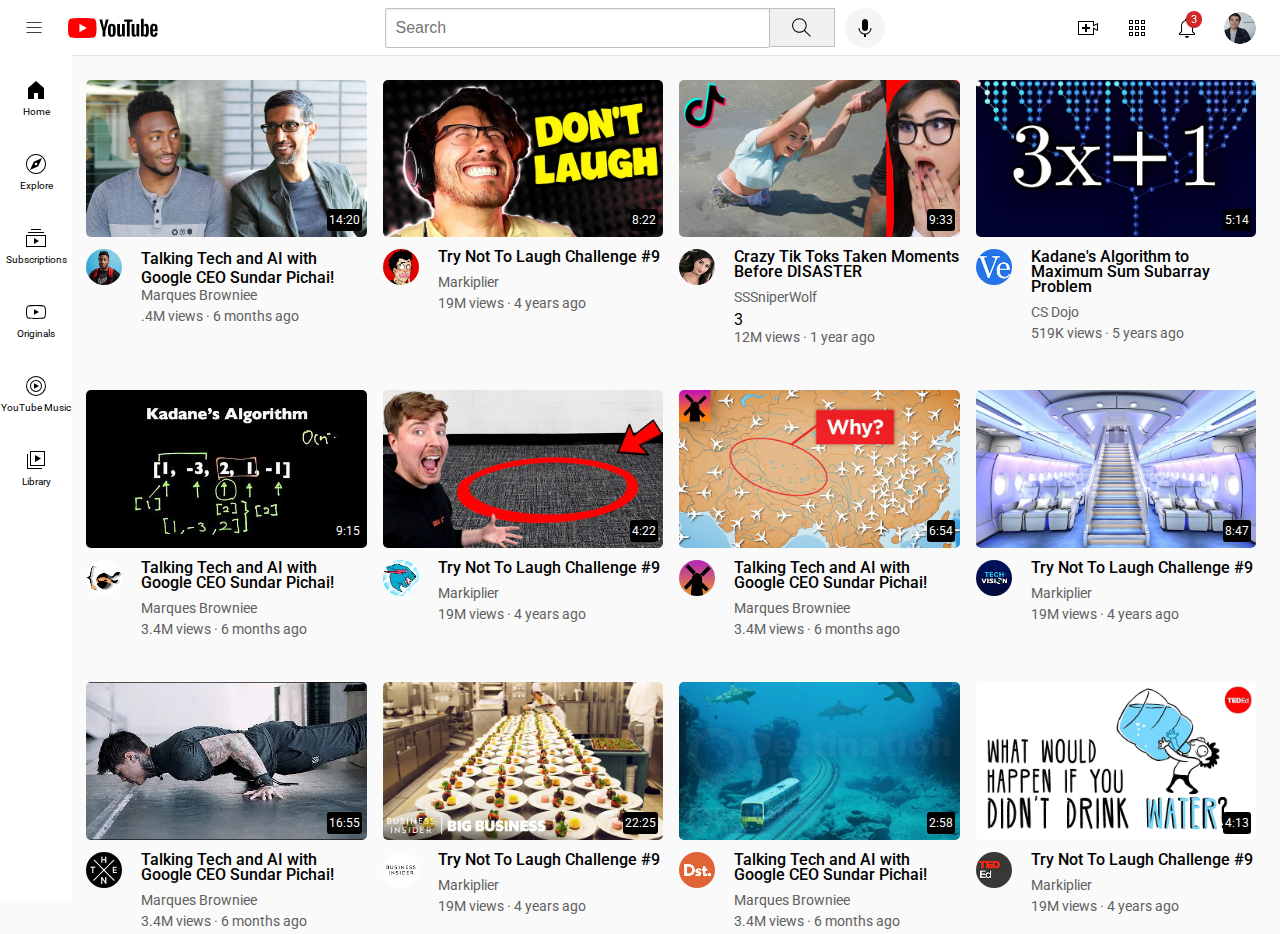
<file: index.html>
<!DOCTYPE html>
<html>
    <head>
        <title>Youtube</title>
        <link rel="preconnect" href="https://fonts.googleapis.com">
<link rel="preconnect" href="https://fonts.gstatic.com" crossorigin>
<link href="https://fonts.googleapis.com/css2?family=Roboto:ital,wght@0,100..900;1,100..900&display=swap" rel="stylesheet">
 
<link rel="stylesheet" href="Styles/header.css">
  <link rel="stylesheet" href="Styles/general.css">
   <link rel="stylesheet" href="Styles/video.css">
  <link rel="stylesheet" href="Styles/sidebar.css">

    </head>
    <body>
        <header class="header">

<div class="left-section"> 
    <img class="hamburger-menu" src="icons/hamburger-menu.svg">
    <img class="youtube-logo" src="icons/youtube-logo.svg">  
</div>

<div class="middle-section">
    <input class="search-bar" type="text" placeholder="Search">

        <!-- put position absolute inside position relative-->

    <button class="search-button">
        <img  class="search-icon" src="icons/search.svg">
        <div class="tooltip">
            Search
        </div>
    </button>
    <button class="voice-search-button">
        <img class="voice-search-icon" src="icons/voice-search-icon.svg">
    <div class="tooltip">
            Search with your voice
        </div>
    </button>
</div>


<div class="right-section">
    <div class="upload-icon-container"> <img class="upload-icon" src="icons/upload.svg">
         <div class="tooltip">
          Create
        </div>
    </div>
   
    <div class="youtube-apps-icon-container">
<img class="youtube-apps-icon" src="icons/youtube-apps.svg">
     <div class="tooltip">
          YouTube Apps
        </div>
    </div>
    
   <div class="notifications-icon-container"> 
    <img class="notifications-icon" src="icons/notifications.svg">
     <div class="tooltip">
         Notifications
        </div>
   <div class="notifications-icon-count">3
   </div>
</div> 
   
    <img class="current-user-picture" src="channels-pics/my-channel.jpeg">

</div>
        
        </header>
        
    <nav class="sidebar">
        <div class="sidebar-link">
            <img src="icons/home.svg">
            <div>Home</div>
        </div>
        <div class="sidebar-link">
             <img src="icons/explore.svg">
        <div>Explore</div>
        </div>
        <div class="sidebar-link">
             <img src="icons/subscriptions.svg">
        <div>Subscriptions</div>
        </div>
        <div class="sidebar-link">
            <img src="icons/originals.svg">
        <div>Originals</div>
        </div>
        <div class="sidebar-link"> 
            <img src="icons/youtube-music.svg">
        <div>YouTube Music</div>
        </div>
        <div class="sidebar-link">
             <img src="icons/library.svg">
        <div>Library</div>
        </div>

    </nav>

    <main>

        <section class="video-grid"> 

    <div class="video-preview">
           <a href="https://www.youtube.com/watch?v=n2RNcPRtAiY"> 
            <div class="thumbnail-row"> 
                <img class="thumbnail" src="thumbnails/thumbnail-1.webp">
           <div class="video-time">14:20</div>
            </div>

           </a> 
            <div class="video-info-grid">
               <a href="https://www.youtube.com/@mkbhd"> <div class="channel-picture"> 
                <img class="profile-picture" src="channels-pics/channel-1.jpeg">
            </div>
         </a> 
<div class="video-info"> 
                     <a href="https://www.youtube.com/watch?v=n2RNcPRtAiY" class="video-title">Talking Tech and AI with Google CEO Sundar Pichai!
                     </a>
       <a href="https://www.youtube.com/@mkbhd" class="video-author">
          <p class="video-author"> Marques Browniee</p> 
       </a>
        <p class="video-stats"> .4M views &#183; 6 months ago

        </p>
     </div>         
     </div>
     </div>
           

      <div class="video-preview">
            <div class="thumbnail-row"> <img class="thumbnail" src="thumbnails/thumbnail-2.webp">
                   <div class="video-time">8:22</div>
            </div>
            <div class="video-info-grid">
                <div class="channel-picture"> 
                <img class="profile-picture" src="channels-pics/channel-2.jpeg"></div>
                <div class="video-info"> 
                     <p class="video-title">Try Not To Laugh Challenge #9
                </p>
        <p class="video-author">
            Markiplier
        </p>
        <p class="video-stats"> 19M views &#183; 4 years ago

        </p>
     </div>         
     </div>
     </div>

             
        <div class="video-preview">
            <div class="thumbnail-row"> 
                <img class="thumbnail" src="thumbnails/thumbnail-3.webp">
            <div class="video-time">9:33</div></div>
            <div class="video-info-grid">
                <div class="channel-picture"> 
                <img class="profile-picture" src="channels-pics/channel-3.jpeg">
            </div>
<div class="video-info"> 
                     <p class="video-title">
Crazy Tik Toks Taken Moments Before DISASTER
                </p>
        <p class="video-author">    
SSSniperWolf

        </p>3
        <p class="video-stats">
12M views  &#183; 1 year ago

        </p>
     </div>         
     </div>
     </div>
           

      <div class="video-preview">
            <div class="thumbnail-row"> <img class="thumbnail" src="thumbnails/thumbnail-4.webp">
              <div class="video-time">5:14</div>
            </div>
            <div class="video-info-grid">
                <div class="channel-picture"> 
                <img class="profile-picture" src="channels-pics/channel-4.jpeg">
             </div>
                <div class="video-info"> 
                     <p class="video-title">
Kadane's Algorithm to Maximum Sum Subarray Problem
                </p>
        <p class="video-author">   
CS Dojo
        </p>
        <p class="video-stats"> 
519K views  &#183; 5 years ago

        </p>
     </div>         
     </div>
     </div>
        
     
        <div class="video-preview">
            <div class="thumbnail-row"> 
                <img class="thumbnail" src="thumbnails/thumbnail-5.webp">
              <div class="video-time">9:15</div>
            </div>
            <div class="video-info-grid">
                <div class="channel-picture"> 
                <img class="profile-picture" src="channels-pics/channel-5.jpeg">
            
            </div>
<div class="video-info"> 
                     <p class="video-title">Talking Tech and AI with Google CEO Sundar Pichai!
                </p>
        <p class="video-author">
            Marques Browniee
        </p>
        <p class="video-stats"> 3.4M views &#183; 6 months ago

        </p>
     </div>         
     </div>
     </div>
           

      <div class="video-preview">
            <div class="thumbnail-row"> <img class="thumbnail" src="thumbnails/thumbnail-6.webp">
               <div class="video-time">4:22</div>
            </div>
            <div class="video-info-grid">
                <div class="channel-picture"> 
                <img class="profile-picture" src="channels-pics/channel-6.jpeg"></div>
                <div class="video-info"> 
                     <p class="video-title">Try Not To Laugh Challenge #9
                </p>
        <p class="video-author">
            Markiplier
        </p>
        <p class="video-stats"> 19M views &#183; 4 years ago

        </p>
     </div>         
     </div>
     </div>

         <div class="video-preview">
            <div class="thumbnail-row"> 
                <img class="thumbnail" src="thumbnails/thumbnail-7.webp">
              <div class="video-time">6:54</div>
             </div>
            <div class="video-info-grid">
                <div class="channel-picture"> 
                <img class="profile-picture" src="channels-pics/channel-7.jpeg">
            </div>
<div class="video-info"> 
                     <p class="video-title">Talking Tech and AI with Google CEO Sundar Pichai!
                </p>
        <p class="video-author">
            Marques Browniee
        </p>
        <p class="video-stats"> 3.4M views &#183; 6 months ago

        </p>
     </div>         
     </div>
     </div>
           

      <div class="video-preview">
            <div class="thumbnail-row"> <img class="thumbnail" src="thumbnails/thumbnail-8.webp">
             <div class="video-time">8:47</div>
             </div>
            <div class="video-info-grid">
                <div class="channel-picture"> 
                <img class="profile-picture" src="channels-pics/channel-8.jpeg">
          
        </div>
                   
                   <div class="video-info"> 
                     <p class="video-title">Try Not To Laugh Challenge #9
                </p>
        <p class="video-author">
            Markiplier
        </p>
        <p class="video-stats"> 19M views &#183; 4 years ago

        </p>
     </div>         
     </div>
     </div>

             
        <div class="video-preview">
            <div class="thumbnail-row"> 
                <img class="thumbnail" src="thumbnails/thumbnail-9.webp">
               <div class="video-time">16:55</div>
            </div>
            <div class="video-info-grid">
                <div class="channel-picture"> 
                <img class="profile-picture" src="channels-pics/channel-9.jpeg">
            </div>
<div class="video-info"> 
                     <p class="video-title">Talking Tech and AI with Google CEO Sundar Pichai!
                </p>
        <p class="video-author">
            Marques Browniee
        </p>
        <p class="video-stats"> 3.4M views &#183; 6 months ago

        </p>
     </div>         
     </div>
     </div>
           

      <div class="video-preview">
            <div class="thumbnail-row"> <img class="thumbnail" src="thumbnails/thumbnail-10.webp">
               <div class="video-time">22:25</div>
            </div>
            <div class="video-info-grid">
                <div class="channel-picture"> 
                <img class="profile-picture" src="channels-pics/channel-10.jpeg"></div>
                <div class="video-info"> 
                     <p class="video-title">Try Not To Laugh Challenge #9
                </p>
        <p class="video-author">
            Markiplier
        </p>
        <p class="video-stats"> 19M views &#183; 4 years ago

        </p>
     </div>         
     </div>
     </div>
        
     
        <div class="video-preview">
            <div class="thumbnail-row"> 
                <img class="thumbnail" src="thumbnails/thumbnail-11.webp">
               <div class="video-time">2:58</div>
            </div>
            <div class="video-info-grid">
                <div class="channel-picture"> 
                <img class="profile-picture" src="channels-pics/channel-11.jpeg">
            </div>
<div class="video-info"> 
                     <p class="video-title">Talking Tech and AI with Google CEO Sundar Pichai!
                </p>
        <p class="video-author">
            Marques Browniee
        </p>
        <p class="video-stats"> 3.4M views &#183; 6 months ago

        </p>
     </div>         
     </div>
     </div>
           

      <div class="video-preview">
            <div class="thumbnail-row"> <img class="thumbnail" src="thumbnails/thumbnail-12.webp">
             <div class="video-time">4:13</div>
             </div>
            <div class="video-info-grid">
                <div class="channel-picture"> 
                <img class="profile-picture" src="channels-pics/channel-12.jpeg">
             
            </div>
                <div class="video-info"> 
                     <p class="video-title">Try Not To Laugh Challenge #9
                </p>
        <p class="video-author">
            Markiplier
        </p>
        <p class="video-stats"> 19M views &#183; 4 years ago

        </p>
     </div>         
     </div>
     </div>
     
        </section>

    </main>

           

    </body>

</html>
</file>
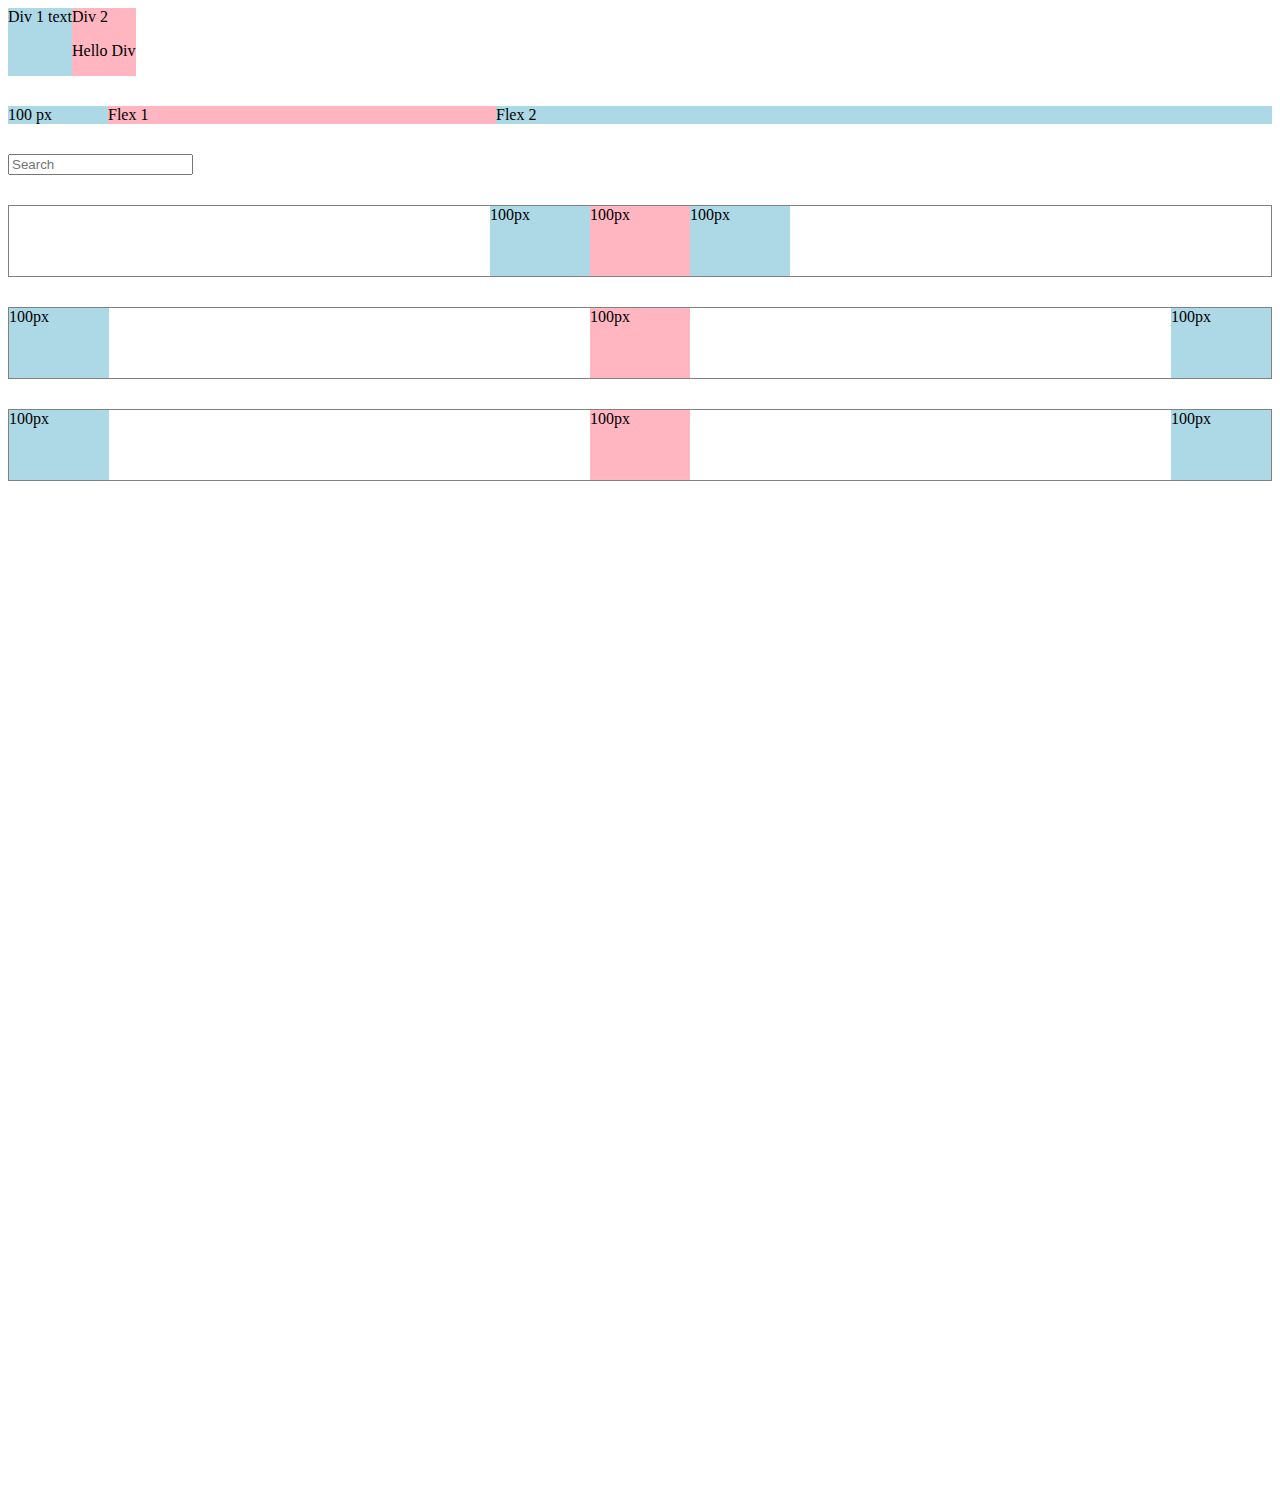
<file: flexbox.html>
<!DOCTYPE html>
<html>
    <head>
        <title>
            Flexbox Practice 
        </title>
    </head>

    <body style="padding-bottom: 1000px;">
        <div style="
            display: flex; 
            flex-direction: row;">
            
            <div style="background-color: lightblue;"> Div 1 text</div>
            <div style="background-color: lightpink;">Div 2 <p>Hello Div</p></div>
        </div>

         <div style="
         margin-top: 30px;
            display: flex; 
            flex-direction: row;">
            
            <div style="background-color: lightblue; width: 100px;"> 
                100 px</div>
            <div style="background-color: lightpink; flex: 1;">
             Flex 1 </div>
             <div style="background-color: lightblue; flex:2"> 
                Flex 2</div>
        </div>
<div style="margin-top: 30px;">
<input class="search-bar"  type="text" placeholder="Search"></div>
</div>
 

         <div style="
         margin-top: 30px;
         height: 70px;
         border-width: 1px;
         border-style: solid;
         border-color: gray;
            display: flex; 
            flex-direction: row;
            justify-content: center ;">
            
            <div style="background-color: lightblue;
             width: 100px;"> 
            100px</div>
               
            <div style="background-color: lightpink; 
            width: 100px;">
        
              100px </div>
             <div style="background-color: lightblue; 
            width: 100px;"> 
               100px</div>
        </div>

        <div style="
         margin-top: 30px;
         height: 70px;
         border-width: 1px;
         border-style: solid;
         border-color: gray;
            display: flex; 
            flex-direction: row;
            justify-content: space-between ;">
            
            <div style="background-color: lightblue;
             width: 100px;"> 
            100px</div>
               
            <div style="background-color: lightpink; 
            width: 100px;">
        
              100px </div>
             <div style="background-color: lightblue; 
            width: 100px;"> 
               100px</div>
        </div>

        <div style="
         margin-top: 30px;
         height: 70px;
         border-width: 1px;
         border-style: solid;
         border-color: gray;
            display: flex; 
            flex-direction: row;
            justify-content: space-between ;
            align-items: stretch;">

            
            <div style="background-color: lightblue;
             width: 100px;"> 
            100px</div>
               
            <div style="background-color: lightpink; 
            width: 100px;">
        
              100px </div>
             <div style="background-color: lightblue; 
            width: 100px;"> 
               100px</div>
        </div>

    </body>


</html>
</file>
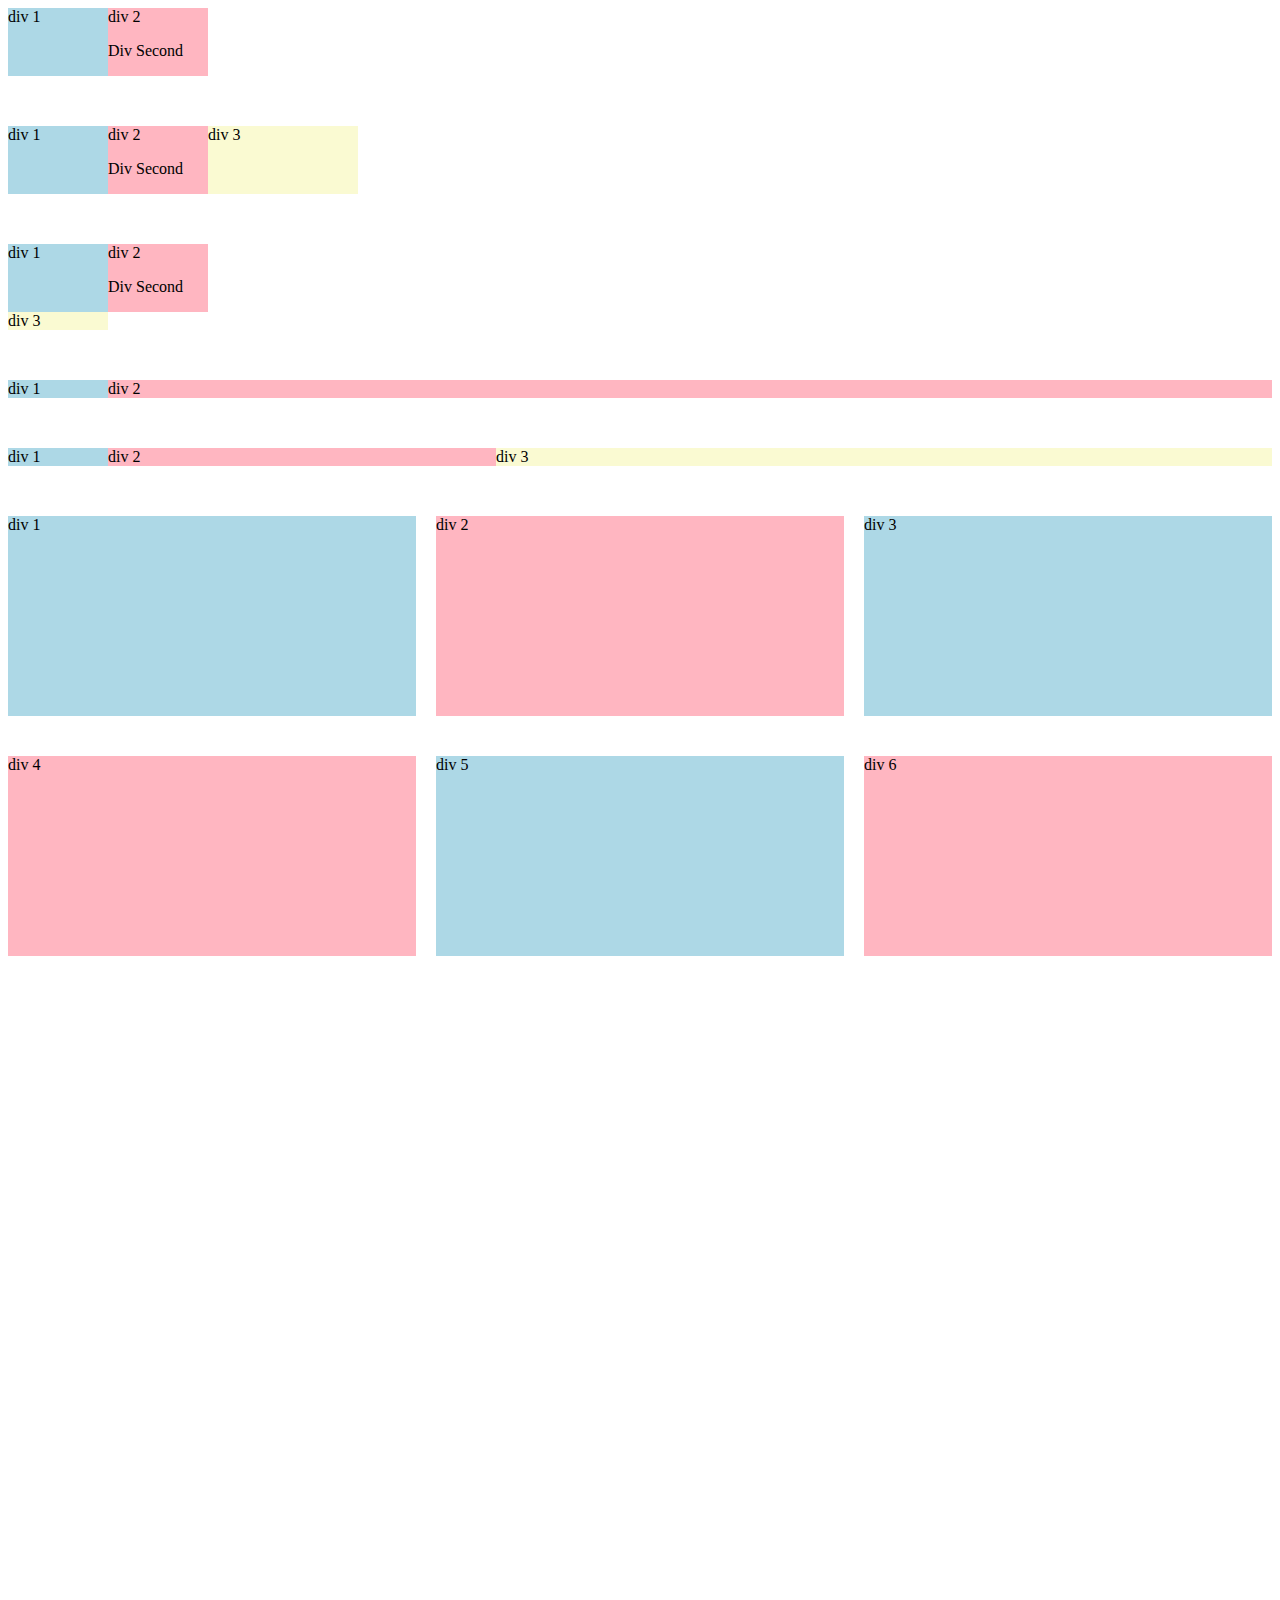
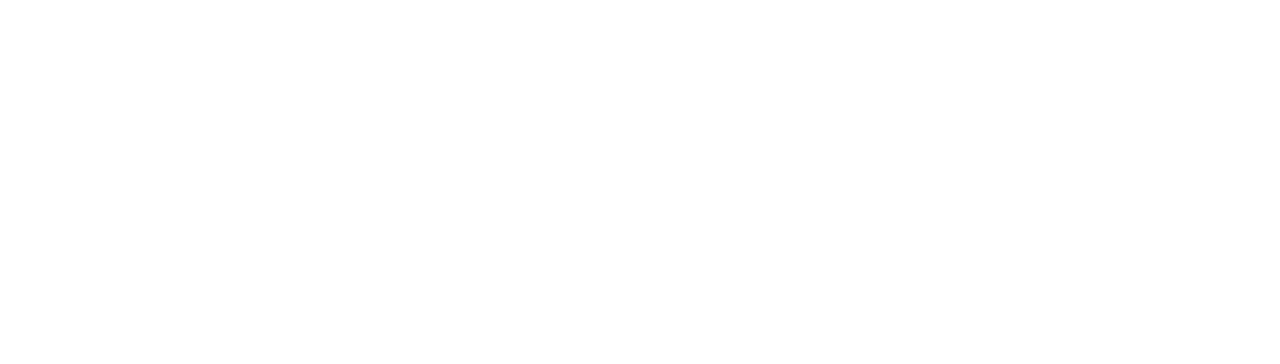
<file: grid.html>
<!DOCTYPE html>
<html>
    <head>
        <title>Grid Practice</title>
    </head>
    <body style="padding-bottom: 1000px;">
        <div style="display: grid;
        grid-template-columns: 100px 100px;
        ">
            <div style="background-color: lightblue;">div 1</div>
            <div style="background-color: lightpink;">div 2
                <p>
Div Second
            </p></div>
        </div>

        <div style=" 
        margin-top: 50px;
        display: grid;
        grid-template-columns: 100px 100px 150px;
        ">
            <div style="background-color: lightblue;">div 1</div>
            <div style="background-color: lightpink;">div 2
                <p>Div Second</p></div>
                 <div style="background-color: lightgoldenrodyellow;">div 3</div>
        </div>
        
        <div style=" 
        margin-top: 50px;
        display: grid;
        grid-template-columns: 100px 100px ;
        ">
            <div style="background-color: lightblue;">div 1</div>
            <div style="background-color: lightpink;">div 2
                <p>Div Second</p></div>
                 <div style="background-color: lightgoldenrodyellow;">div 3</div>
        </div>

<div style=" 
        margin-top: 50px;
        display: grid;
        grid-template-columns: 100px 1fr ;
        ">
            <div style="background-color: lightblue;">div 1</div>
            <div style="background-color: lightpink;">div 2</div>
        </div>

 <div style=" 
        margin-top: 50px;
        display: grid;
        grid-template-columns: 100px 1fr 2fr ;
        ">
            <div style="background-color: lightblue;">div 1</div>
            <div style="background-color: lightpink;">div 2</div>
                 <div style="background-color: lightgoldenrodyellow;">div 3</div>
        </div>

        <div style=" 
        margin-top: 50px;
        display: grid;
        grid-template-columns: 1fr 1fr 1fr ;
        column-gap: 20px;
        row-gap: 40px;
        ">
            <div style="background-color: lightblue; height: 200px;">div 1</div>
            <div style="background-color: lightpink; height: 200px;">div 2</div>
            <div style="background-color: lightblue; height: 200px;">div 3</div>
            <div style="background-color: lightpink; height: 200px;">div 4</div>    
            <div style="background-color: lightblue; height: 200px;">div 5</div>
            <div style="background-color: lightpink; height: 200px;">div 6</div> 
                </div>

    </body>
</html>
</file>
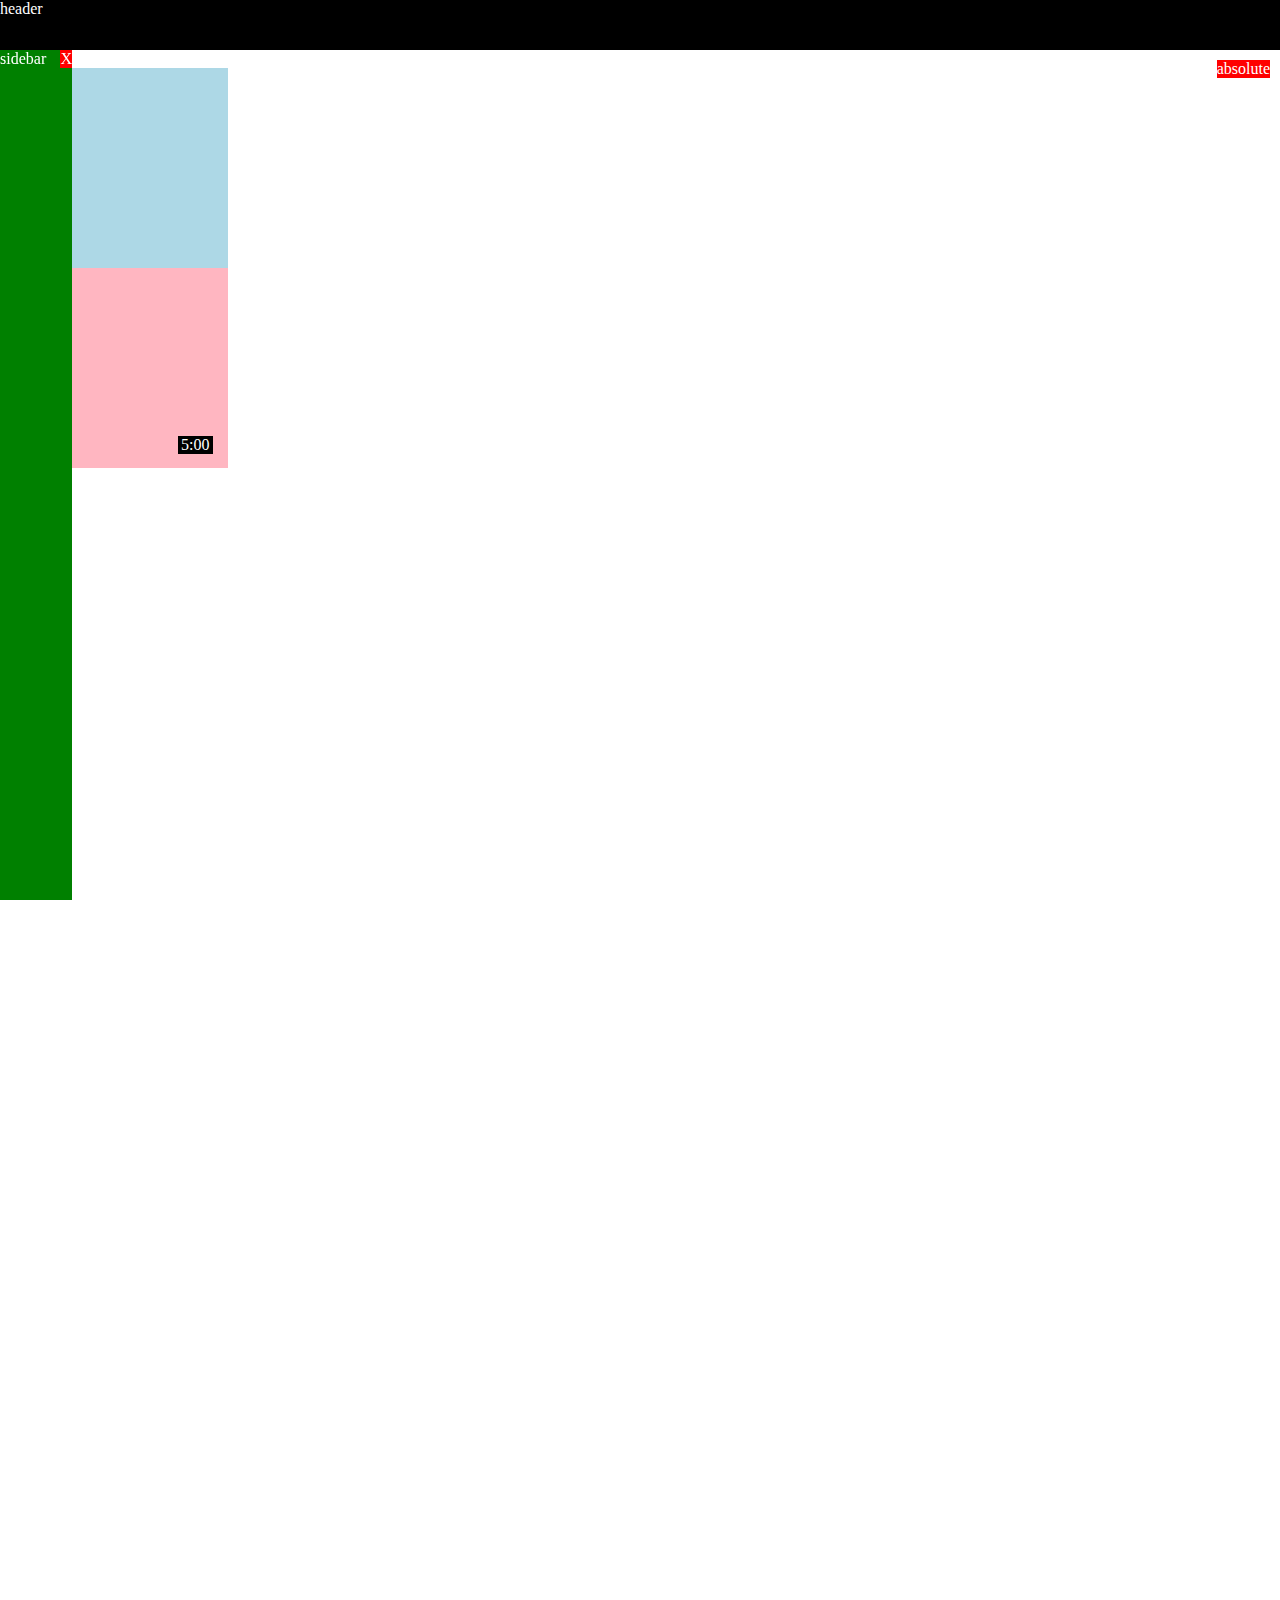
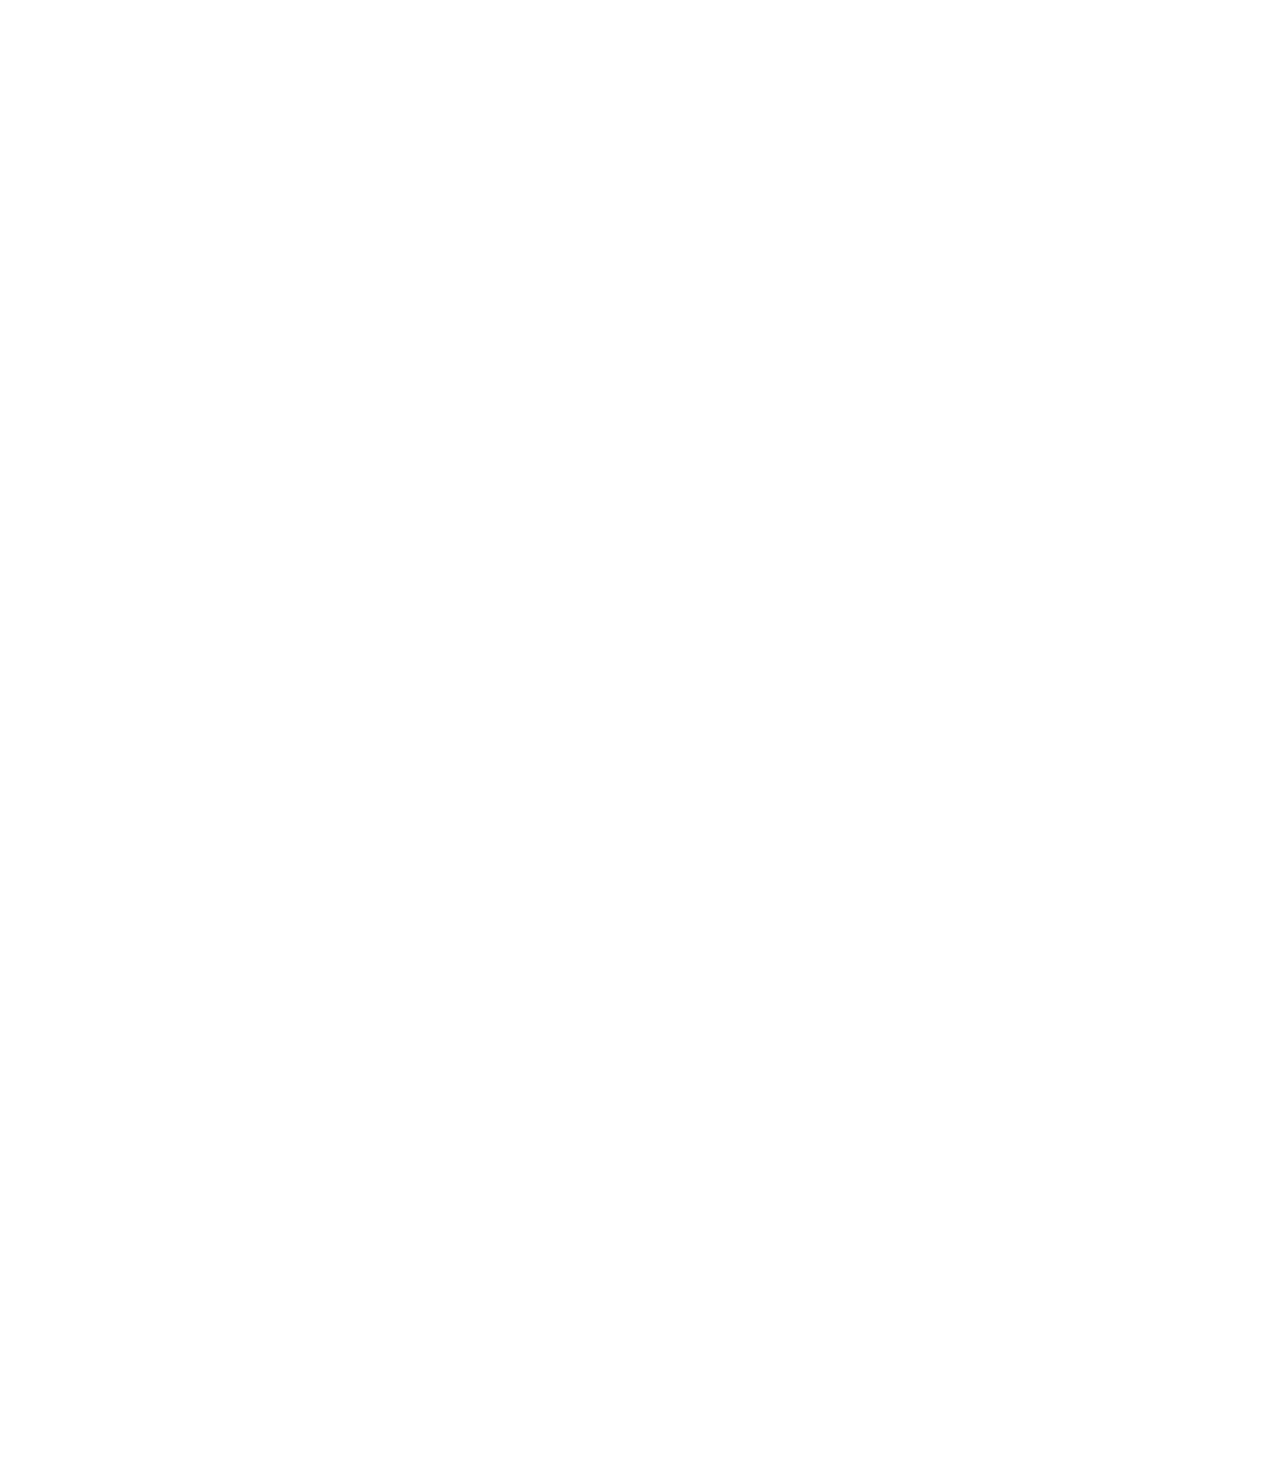
<file: position.html>
<!DOCTYPE html>
<html>
    <head>
        <title>
            Position Practice
        </title>
    </head>
 </head>
  <body style="
    height: 3000px;
    padding-top: 60px;
    padding-left: 20px;
  ">
  <div style="
      background-color: black;
      color: white;
      position: fixed;
      top: 0;
      left: 0;
      right: 0;
      height: 50px;
      z-index: 1;
    ">header</div>

    <div style="
      background-color: green;
      color: white;
      position: fixed;
      left: 0;
      bottom: 0;
      top: 50px;
      width: 72px;
    ">
     <div style="
    position: absolute;
    background-color: red;
color: white;
top: 0px;
right: 0px;
    ">
    X
    </div>

      sidebar
    </div>

    <div style="
    position: absolute;
    background-color: red;
color: white;
top: 60px;
right: 10px;
    ">
absolute
    </div>

<div style="background-color: lightblue;
height: 200px;
width: 200px;
position: static;
">Div 1</div>

<div style="background-color: lightpink;
height: 200px;
width: 200px;
position: static;">

Div 2
 <div style="
    position: static;
    background-color: black;
    margin-top: 150px;
    margin-left: 150px;
    margin-right: 15px;
color: white;
bottom: 10px;
right: 10px;
padding-left: 3px;
padding-right: 3px;
    ">
5:00
    </div>
</div>

    </body>
</html>
</file>
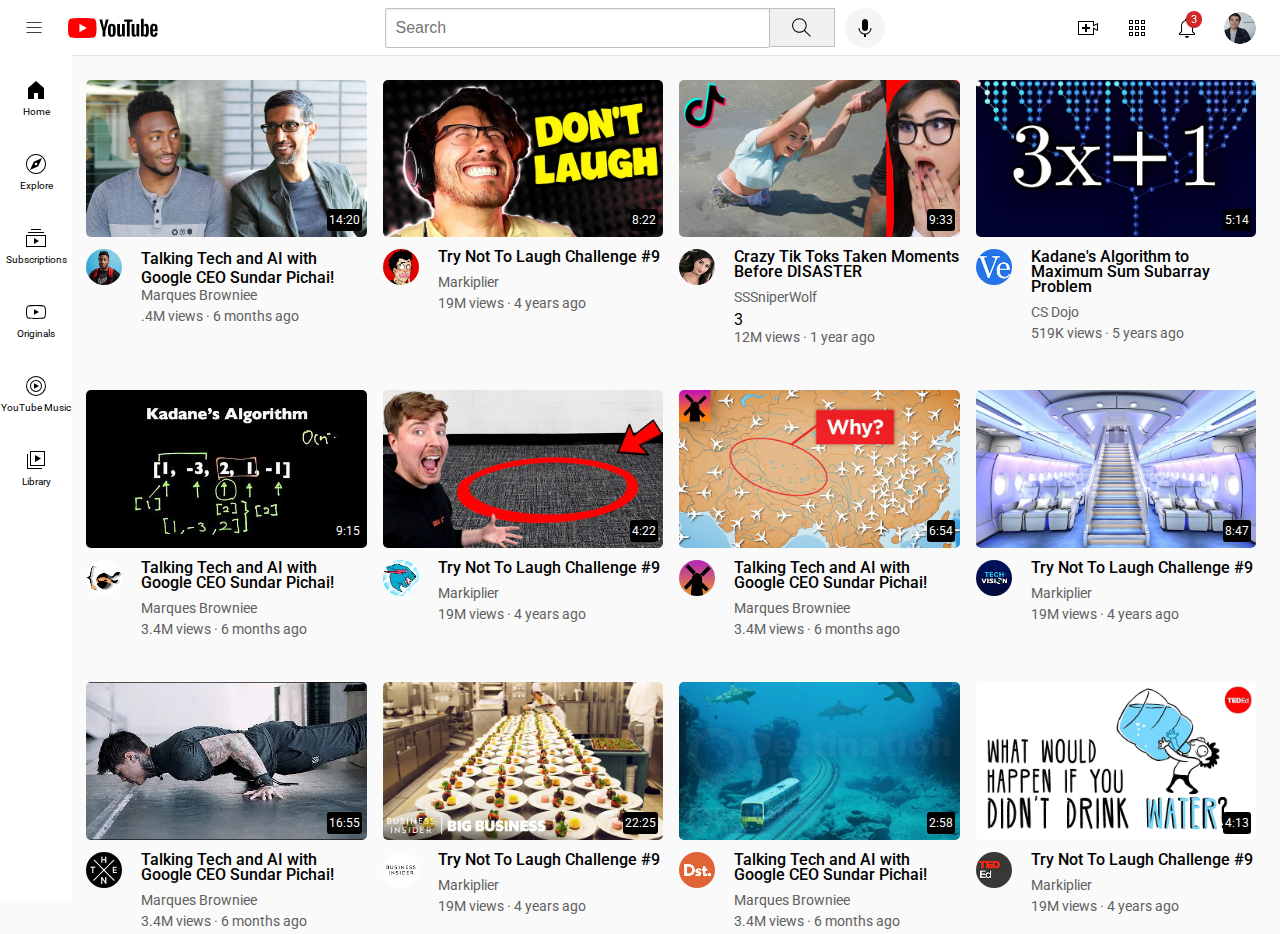
<file: youtube.html>
<!DOCTYPE html>
<html>
    <head>
        <title>Youtube</title>
        <link rel="preconnect" href="https://fonts.googleapis.com">
<link rel="preconnect" href="https://fonts.gstatic.com" crossorigin>
<link href="https://fonts.googleapis.com/css2?family=Roboto:ital,wght@0,100..900;1,100..900&display=swap" rel="stylesheet">
 
<link rel="stylesheet" href="Styles/header.css">
  <link rel="stylesheet" href="Styles/general.css">
   <link rel="stylesheet" href="Styles/video.css">
  <link rel="stylesheet" href="Styles/sidebar.css">

    </head>
    <body>
        <header class="header">

<div class="left-section"> 
    <img class="hamburger-menu" src="icons/hamburger-menu.svg">
    <img class="youtube-logo" src="icons/youtube-logo.svg">  
</div>

<div class="middle-section">
    <input class="search-bar" type="text" placeholder="Search">

        <!-- put position absolute inside position relative-->

    <button class="search-button">
        <img  class="search-icon" src="icons/search.svg">
        <div class="tooltip">
            Search
        </div>
    </button>
    <button class="voice-search-button">
        <img class="voice-search-icon" src="icons/voice-search-icon.svg">
    <div class="tooltip">
            Search with your voice
        </div>
    </button>
</div>


<div class="right-section">
    <div class="upload-icon-container"> <img class="upload-icon" src="icons/upload.svg">
         <div class="tooltip">
          Create
        </div>
    </div>
   
    <div class="youtube-apps-icon-container">
<img class="youtube-apps-icon" src="icons/youtube-apps.svg">
     <div class="tooltip">
          YouTube Apps
        </div>
    </div>
    
   <div class="notifications-icon-container"> 
    <img class="notifications-icon" src="icons/notifications.svg">
     <div class="tooltip">
         Notifications
        </div>
   <div class="notifications-icon-count">3
   </div>
</div> 
   
    <img class="current-user-picture" src="channels-pics/my-channel.jpeg">

</div>
        
        </header>
        
    <nav class="sidebar">
        <div class="sidebar-link">
            <img src="icons/home.svg">
            <div>Home</div>
        </div>
        <div class="sidebar-link">
             <img src="icons/explore.svg">
        <div>Explore</div>
        </div>
        <div class="sidebar-link">
             <img src="icons/subscriptions.svg">
        <div>Subscriptions</div>
        </div>
        <div class="sidebar-link">
            <img src="icons/originals.svg">
        <div>Originals</div>
        </div>
        <div class="sidebar-link"> 
            <img src="icons/youtube-music.svg">
        <div>YouTube Music</div>
        </div>
        <div class="sidebar-link">
             <img src="icons/library.svg">
        <div>Library</div>
        </div>

    </nav>

    <main>

        <section class="video-grid"> 

    <div class="video-preview">
           <a href="https://www.youtube.com/watch?v=n2RNcPRtAiY"> 
            <div class="thumbnail-row"> 
                <img class="thumbnail" src="thumbnails/thumbnail-1.webp">
           <div class="video-time">14:20</div>
            </div>

           </a> 
            <div class="video-info-grid">
               <a href="https://www.youtube.com/@mkbhd"> <div class="channel-picture"> 
                <img class="profile-picture" src="channels-pics/channel-1.jpeg">
            </div>
         </a> 
<div class="video-info"> 
                     <a href="https://www.youtube.com/watch?v=n2RNcPRtAiY" class="video-title">Talking Tech and AI with Google CEO Sundar Pichai!
                     </a>
       <a href="https://www.youtube.com/@mkbhd" class="video-author">
          <p class="video-author"> Marques Browniee</p> 
       </a>
        <p class="video-stats"> .4M views &#183; 6 months ago

        </p>
     </div>         
     </div>
     </div>
           

      <div class="video-preview">
            <div class="thumbnail-row"> <img class="thumbnail" src="thumbnails/thumbnail-2.webp">
                   <div class="video-time">8:22</div>
            </div>
            <div class="video-info-grid">
                <div class="channel-picture"> 
                <img class="profile-picture" src="channels-pics/channel-2.jpeg"></div>
                <div class="video-info"> 
                     <p class="video-title">Try Not To Laugh Challenge #9
                </p>
        <p class="video-author">
            Markiplier
        </p>
        <p class="video-stats"> 19M views &#183; 4 years ago

        </p>
     </div>         
     </div>
     </div>

             
        <div class="video-preview">
            <div class="thumbnail-row"> 
                <img class="thumbnail" src="thumbnails/thumbnail-3.webp">
            <div class="video-time">9:33</div></div>
            <div class="video-info-grid">
                <div class="channel-picture"> 
                <img class="profile-picture" src="channels-pics/channel-3.jpeg">
            </div>
<div class="video-info"> 
                     <p class="video-title">
Crazy Tik Toks Taken Moments Before DISASTER
                </p>
        <p class="video-author">    
SSSniperWolf

        </p>3
        <p class="video-stats">
12M views  &#183; 1 year ago

        </p>
     </div>         
     </div>
     </div>
           

      <div class="video-preview">
            <div class="thumbnail-row"> <img class="thumbnail" src="thumbnails/thumbnail-4.webp">
              <div class="video-time">5:14</div>
            </div>
            <div class="video-info-grid">
                <div class="channel-picture"> 
                <img class="profile-picture" src="channels-pics/channel-4.jpeg">
             </div>
                <div class="video-info"> 
                     <p class="video-title">
Kadane's Algorithm to Maximum Sum Subarray Problem
                </p>
        <p class="video-author">   
CS Dojo
        </p>
        <p class="video-stats"> 
519K views  &#183; 5 years ago

        </p>
     </div>         
     </div>
     </div>
        
     
        <div class="video-preview">
            <div class="thumbnail-row"> 
                <img class="thumbnail" src="thumbnails/thumbnail-5.webp">
              <div class="video-time">9:15</div>
            </div>
            <div class="video-info-grid">
                <div class="channel-picture"> 
                <img class="profile-picture" src="channels-pics/channel-5.jpeg">
            
            </div>
<div class="video-info"> 
                     <p class="video-title">Talking Tech and AI with Google CEO Sundar Pichai!
                </p>
        <p class="video-author">
            Marques Browniee
        </p>
        <p class="video-stats"> 3.4M views &#183; 6 months ago

        </p>
     </div>         
     </div>
     </div>
           

      <div class="video-preview">
            <div class="thumbnail-row"> <img class="thumbnail" src="thumbnails/thumbnail-6.webp">
               <div class="video-time">4:22</div>
            </div>
            <div class="video-info-grid">
                <div class="channel-picture"> 
                <img class="profile-picture" src="channels-pics/channel-6.jpeg"></div>
                <div class="video-info"> 
                     <p class="video-title">Try Not To Laugh Challenge #9
                </p>
        <p class="video-author">
            Markiplier
        </p>
        <p class="video-stats"> 19M views &#183; 4 years ago

        </p>
     </div>         
     </div>
     </div>

         <div class="video-preview">
            <div class="thumbnail-row"> 
                <img class="thumbnail" src="thumbnails/thumbnail-7.webp">
              <div class="video-time">6:54</div>
             </div>
            <div class="video-info-grid">
                <div class="channel-picture"> 
                <img class="profile-picture" src="channels-pics/channel-7.jpeg">
            </div>
<div class="video-info"> 
                     <p class="video-title">Talking Tech and AI with Google CEO Sundar Pichai!
                </p>
        <p class="video-author">
            Marques Browniee
        </p>
        <p class="video-stats"> 3.4M views &#183; 6 months ago

        </p>
     </div>         
     </div>
     </div>
           

      <div class="video-preview">
            <div class="thumbnail-row"> <img class="thumbnail" src="thumbnails/thumbnail-8.webp">
             <div class="video-time">8:47</div>
             </div>
            <div class="video-info-grid">
                <div class="channel-picture"> 
                <img class="profile-picture" src="channels-pics/channel-8.jpeg">
          
        </div>
                   
                   <div class="video-info"> 
                     <p class="video-title">Try Not To Laugh Challenge #9
                </p>
        <p class="video-author">
            Markiplier
        </p>
        <p class="video-stats"> 19M views &#183; 4 years ago

        </p>
     </div>         
     </div>
     </div>

             
        <div class="video-preview">
            <div class="thumbnail-row"> 
                <img class="thumbnail" src="thumbnails/thumbnail-9.webp">
               <div class="video-time">16:55</div>
            </div>
            <div class="video-info-grid">
                <div class="channel-picture"> 
                <img class="profile-picture" src="channels-pics/channel-9.jpeg">
            </div>
<div class="video-info"> 
                     <p class="video-title">Talking Tech and AI with Google CEO Sundar Pichai!
                </p>
        <p class="video-author">
            Marques Browniee
        </p>
        <p class="video-stats"> 3.4M views &#183; 6 months ago

        </p>
     </div>         
     </div>
     </div>
           

      <div class="video-preview">
            <div class="thumbnail-row"> <img class="thumbnail" src="thumbnails/thumbnail-10.webp">
               <div class="video-time">22:25</div>
            </div>
            <div class="video-info-grid">
                <div class="channel-picture"> 
                <img class="profile-picture" src="channels-pics/channel-10.jpeg"></div>
                <div class="video-info"> 
                     <p class="video-title">Try Not To Laugh Challenge #9
                </p>
        <p class="video-author">
            Markiplier
        </p>
        <p class="video-stats"> 19M views &#183; 4 years ago

        </p>
     </div>         
     </div>
     </div>
        
     
        <div class="video-preview">
            <div class="thumbnail-row"> 
                <img class="thumbnail" src="thumbnails/thumbnail-11.webp">
               <div class="video-time">2:58</div>
            </div>
            <div class="video-info-grid">
                <div class="channel-picture"> 
                <img class="profile-picture" src="channels-pics/channel-11.jpeg">
            </div>
<div class="video-info"> 
                     <p class="video-title">Talking Tech and AI with Google CEO Sundar Pichai!
                </p>
        <p class="video-author">
            Marques Browniee
        </p>
        <p class="video-stats"> 3.4M views &#183; 6 months ago

        </p>
     </div>         
     </div>
     </div>
           

      <div class="video-preview">
            <div class="thumbnail-row"> <img class="thumbnail" src="thumbnails/thumbnail-12.webp">
             <div class="video-time">4:13</div>
             </div>
            <div class="video-info-grid">
                <div class="channel-picture"> 
                <img class="profile-picture" src="channels-pics/channel-12.jpeg">
             
            </div>
                <div class="video-info"> 
                     <p class="video-title">Try Not To Laugh Challenge #9
                </p>
        <p class="video-author">
            Markiplier
        </p>
        <p class="video-stats"> 19M views &#183; 4 years ago

        </p>
     </div>         
     </div>
     </div>
     
        </section>

    </main>

           

    </body>
</html>
</file>
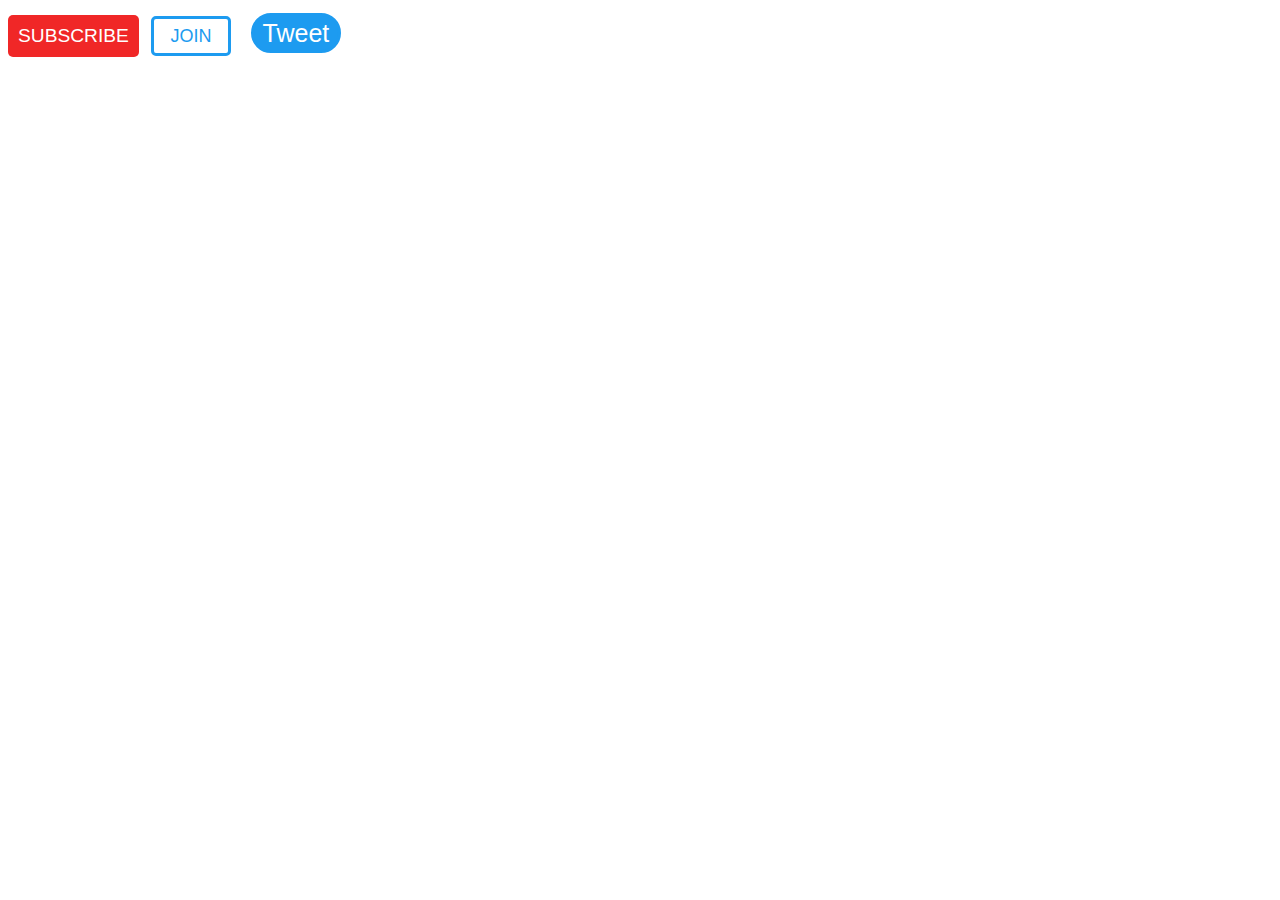
<file: intro/button.html>
<!DOCTYPE html>
<html>
    <head>
        <title>
        Buttons
        </title> 
      <link rel="stylesheet"  href="style/buttons.css">
</head>

    <body>
        <button class="subscribe-button">SUBSCRIBE</button>
        <button class="join-button">JOIN</button>
        <button class="tweet-button">Tweet</button>
    </body>
</html>
</file>
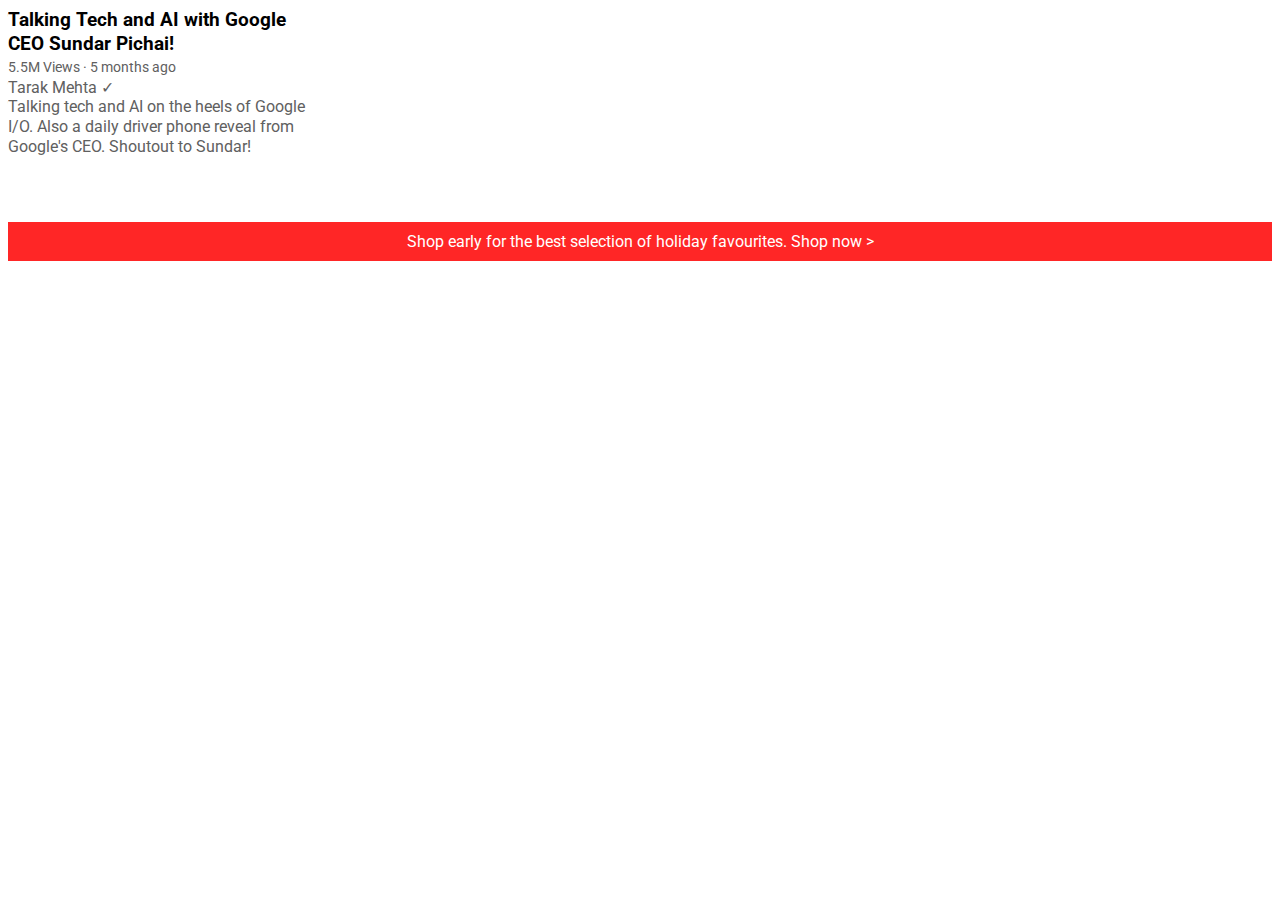
<file: intro/text.html>
<!DOCTYPE html>
<html>
    <head>
        <title>
            Text
        </title>
    <link rel="stylesheet"  href="style/text.css"> 
    
    <link rel="preconnect" href="https://fonts.googleapis.com">
<link rel="preconnect" href="https://fonts.gstatic.com" crossorigin>
<link href="https://fonts.googleapis.com/css2?family=Roboto:ital,wght@0,100..900;1,100..900&display=swap" rel="stylesheet">
    </head>

   <body>
    <p class="video-title">
    Talking Tech and AI with Google CEO Sundar Pichai!
</p>
<p class="video-stats">
    5.5M Views &#183; 5 months ago
</p>
<p class="video-author">
    Tarak Mehta &#10003;
</p>
<p class="video-description">
    Talking tech and AI on the heels of Google I/O. Also a daily driver phone reveal from Google's CEO. Shoutout to Sundar!
</p>
<p class="apple-text">
    Shop early for the best selection of holiday favourites. 
    <span class="shop-link">
Shop now &#62;
    </span>
</p>
   </body>
</html>
</file>
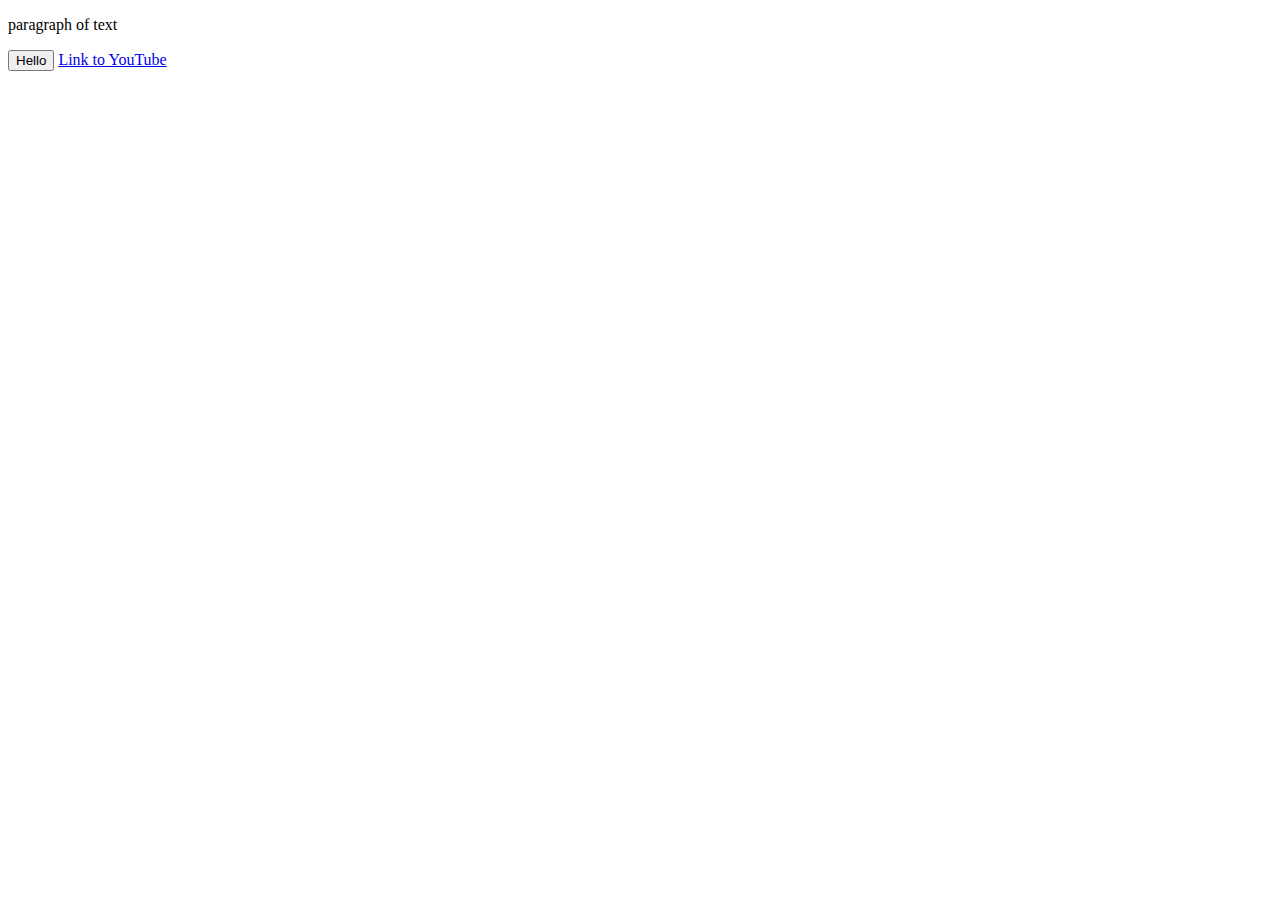
<file: intro/website.html>
<!DOCTYPE html>
<html>
  <head>
    <title>Website</title>
  </head>
    <body>
    <p>
       paragraph of text
    </p>

    <button>
      Hello
    </button>

    <a href="https://www.youtube.com/" target="blank">
      Link to YouTube
    </a>


      </body>
    </html>
</file>
<file: Styles/header.css>
.header{
    height: 55px;

    display: flex;
    flex-direction: row;
justify-content: space-between;
position: fixed;
top: 0;
left: 0;
right: 0;

z-index:100 ;

    background-color: white;
border-bottom-width: 1px;
border-bottom-style: solid;
border-bottom-color: rgb(225, 225, 225);

}

.left-section{
              display: flex;
        align-items: center;

    }

    .hamburger-menu{
        height: 20px;
        margin-right: 24px;
        margin-left: 24px;


    }

    .youtube-logo{
        height: 20px;

    }

    .middle-section {
  flex: 1;
  margin-left: 70px;
  margin-right: 35px;
  max-width: 500px;
  display: flex;
  align-items: center;
}

.search-bar {
  flex: 1;
  height: 36px;
  padding-left: 10px;
  font-size: 16px;
  border: 1px solid rgb(192, 192, 192) ;
  border-radius: 2px;
  box-shadow: inset 1px 2px 3px rgba(0, 0, 0, 0.05);
  width: 0;
}

.search-bar::placeholder {

  font-size: 16px;
}

.search-button {
  height: 39px;
  width: 66px;
  background-color: rgb(240, 240, 240);
  border-width: 1px;
  border-style: solid;
  border-color: rgb(192, 192, 192);
  margin-left: -1px;
  margin-right: 10px;

}
.search-button,
.voice-search-button,
.upload-icon-container,
.youtube-apps-icon-container,
.notifications-icon-container{
  display: flex;
  justify-content: center;
  align-items: center;

  position: relative;
}

.search-button .tooltip,
.voice-search-button .tooltip,
.upload-icon-container .tooltip,
.youtube-apps-icon-container .tooltip,
.notifications-icon-container .tooltip{

  position: absolute;
  background-color: gray;
  color: white;
  padding-left: 8px;
  padding-right: 8px;
  padding-top: 4px;
  padding-bottom: 4px;
  border-radius: 3px;
  font-size: 12px;
  bottom: -30px;
  opacity: 0;
transition: opacity 0.15s;
pointer-events: none;
white-space: nowrap;
}

.search-button:hover .tooltip,
.voice-search-button:hover .tooltip, 
.upload-icon-container:hover .tooltip,
.youtube-apps-icon-container:hover .tooltip,
.notifications-icon-container:hover .tooltip{
  opacity: 1;
}

.search-icon {
  height: 25px;
  
}

.voice-search-button {
  height: 40px;
  width: 40px;
  border-radius: 20px;
  border: none;
  background-color: rgb(245, 245, 245);
}

.voice-search-icon {
  height: 24px;
 
}


    .right-section {
        width: 180px;
        margin-right: 24px;
        flex-shrink: 0;
        display: flex;
        align-items: center;
        justify-content: space-between;
    }

    .upload-icon{
        height: 24px;

    }

    .youtube-apps-icon{
        height: 24px;
    }


    .notifications-icon{
     height: 24px;   

    }

    .notifications-icon-container{
      position: relative;
    }

    .notifications-icon-count{
      position: absolute;
      top: -5px;
      right: -3px;
      background-color: rgb(209, 40, 40);
      color: white;

      font-size: 11px;
      padding-left: 5px;
      padding-right: 5px;
      padding-top: 2px;
      padding-bottom: 2px;
border-radius: 10px;


    }

    .current-user-picture{
        height: 32px;
        border-radius: 16px;

    }
</file>
<file: Styles/general.css>
p{
                
                margin-top: 0px;
                margin-bottom: 0px;
             }

             body{
             /*  This style below will be in inheritance */
               font-family: Roboto, Arial;
                margin:0 ;
                padding-top: 80px ;
                padding-left: 86px;
                padding-right: 24px;
                background-color: rgb(250, 250, 250);
             }
</file>
<file: Styles/video.css>
.thumbnail{
                width:100%;

                border-radius: 5px;
            }
        
            .video-info{
                margin-left: 5px;
            }

        
            .video-info-grid {
               
                display:grid ;
                grid-template-columns: 50px 1fr ;
            }
           

            .profile-picture{
                text-decoration: none;
                width: 36px;
                border-radius: 40px;
            
                
            }
            .profile-picture:hover{
                cursor: pointer;
            }

            .video-title{
                text-decoration: none;
                color:inherit;
                margin-top: 0px; 
                font: size 14px;
             font-weight: 500;
             line-height: 15px;
             margin-bottom: 10px;
            }

            .thumbnail-row{
                
                margin-bottom: 8px;;
                position: relative;
            }

            .video-time{
                
                font-size: 12px;
                font-weight: 500px;
                padding: 4px 2px;
                border-radius: 3px;
                background-color: black;
                color: white;
                position: absolute;
                bottom: 10px;
                right: 5px;

            }

            .thumbnail:hover{
                border-radius: 0px;
                cursor: pointer;
            }
            .video-author,
            .video-stats{
                text-decoration: none;
                color: inherit;
                font-size: 14px;
                color:rgb(96,96,96);
                margin-bottom: 5px;
            }

            .video-author:hover{
                cursor: pointer;
            }
        
           .video-grid{
            display:grid;
            
            grid-template-columns: 1fr 1fr 1fr 1fr;
            column-gap: 16px;
            row-gap: 40px ;
           
           }

           @media(min-width : 1000px){
            .video-grid{
                grid-template-columns: 1fr 1fr  1fr 1fr;
            }
           }

           @media(min-width: 751px) and (max-width:999px){
             .video-grid{
                grid-template-columns: 1fr 1fr 1fr;
           }
        }
            @media(max-width :750px){
            .video-grid{
                grid-template-columns:  1fr 1fr;
            }
           }
</file>
<file: Styles/sidebar.css>
.sidebar{
    position: fixed;
    left: 0;
    bottom: 0;
top: 55px;
background-color: white;
width:72px;
z-index: 200;
padding-top: 5px;
}

.sidebar-link{
    height: 74px;
    display: flex;
    justify-content:center;
    align-items: center;
    flex-direction: column;
    cursor: pointer;
}

.sidebar-link:hover{
    background-color: rgb(233, 233, 233);
}

.sidebar-link  img{
    height: 24px;
    margin-bottom: 4px;

   
}

.sidebar-link div{
    
    font-size: 10px;

}
</file>
<file: intro/style/buttons.css>
.subscribe-button{background-color: rgb(240, 39, 39);
    color:white;
    font-size: larger;
    border:none;
   padding-left: 10px;
    padding-right: 10px;
    padding-top: 10px;
    padding-bottom: 10px;
    cursor: pointer;
    border-radius: 5px;
    text-align: center;
    }

.subscribe-button:hover{
    opacity:0.7}


.subscribe-button:active{opacity: 0.4}

    .join-button{background-color: white;
    color: rgb(29, 155, 240) ;
    font-size:large;
    border-color: rgb(29, 155, 240);
    border-style: solid;
    border-width: 3px;
    height : 40px;
    width : 80px;
    border-radius: 5px;
    cursor: pointer;   
    margin-right: 8px;
    margin-left: 8px;
    margin-top: 5px;
    transition: color 1s;
    transition: background-color 0.5s;
    }
     .join-button:hover{
        background-color: rgb(29, 155, 240);
        color: white;
     }
     .join-button:active{
        opacity: 0.7;
     }

    .tweet-button{background-color:  rgb(29, 155, 240) ;
    color: white ;
    font-size: 25px;
    border-color: rgb(29, 155, 240);
    border-style: solid;
    border-width: 3px;
    height : 40px;
    width : 90px;
    border-radius: 25px;
    cursor: pointer;
    margin-left: 8px;
    margin-top: 5px;
    transition: box-shadow 0.15s ;
}

.tweet-button:hover{box-shadow: 5px 5px 5px rgba(0, 0, 0, 0.15);

}
</file>
<file: intro/style/text.css>
p{
        font-family: Roboto;
        margin-top: 0;
        margin-bottom: 0;
    }
    .video-title{

        font-size: 19px;
        font-weight: bold;
        width: 300px;
        line-height: 24px;
        margin-bottom: 3px;


    }

    .video-stats{
        font-size: 14px;
        color: rgb(96,96,96);

        margin-bottom: 3px;
    }

    .video-author{

        font-size: 16px;

        margin-bottom: 16;
        color: rgb(96,96,96);
        

    }

.video-description {

        font-size: 16px;

        width: 300px;
        line-height: 20px;
        color: rgb(96,96,96);
        margin-bottom: 65px;
}

.apple-text{
    margin-bottom: 50px;
    font-size:  16px;
    background-color: rgb(255, 38, 38);
    color:white;
    text-align: center;
    padding-top: 10px;
    padding-bottom: 10px;

}

.shop-link{
    cursor: pointer;
}
.shop-link:hover{
    text-decoration: underline;
    margin-left: 5px;
}
</file>
